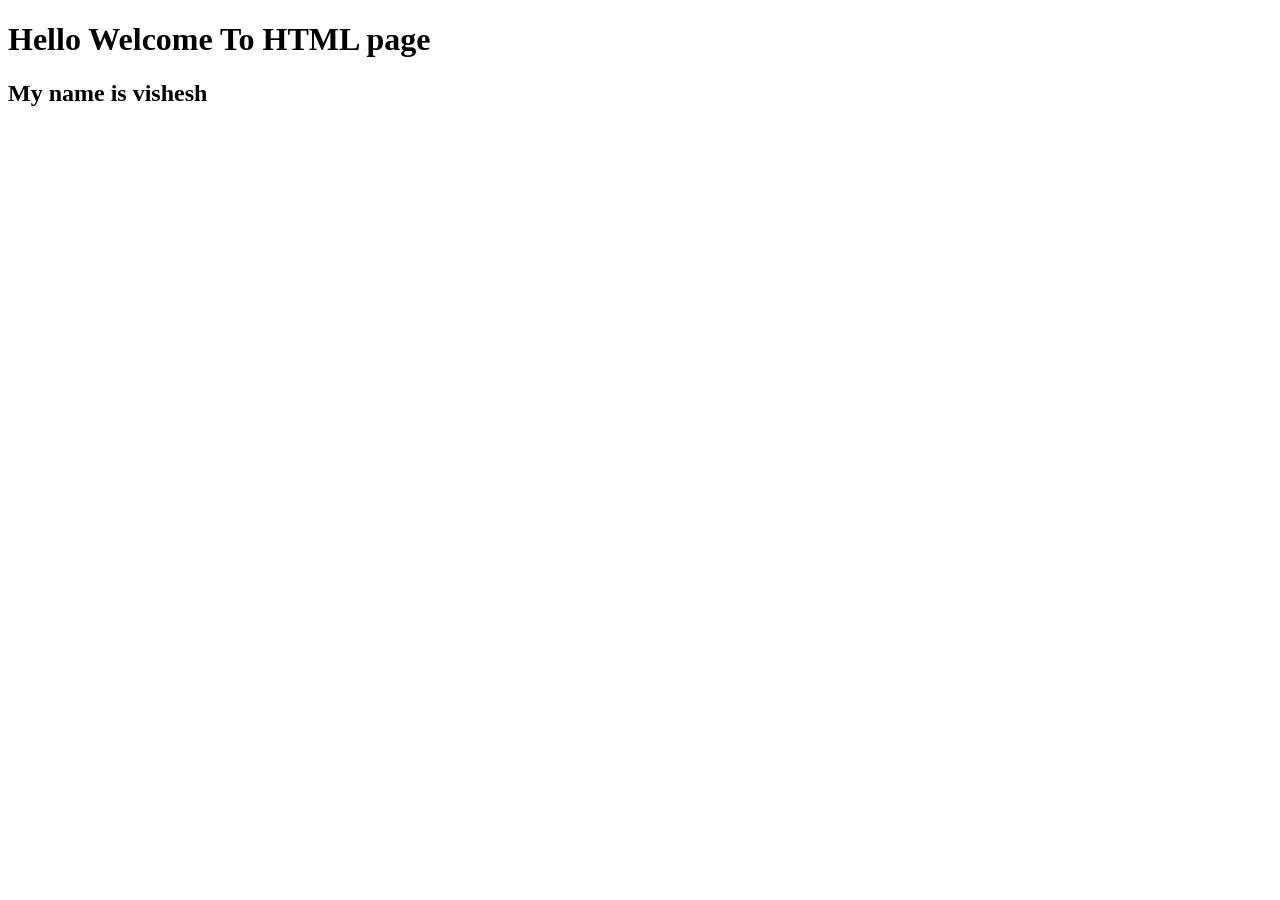
<file: index.html>
<!DOCTYPE html>
<html lang="en">
<head>
    <meta charset="UTF-8">
    <meta name="viewport" content="width=device-width, initial-scale=1.0">
    <title>Document</title>
</head>
<body>
    <h1>Hello Welcome To HTML page</h1>
    <h2>My name is vishesh</h2>
</body>
</html>
</file>
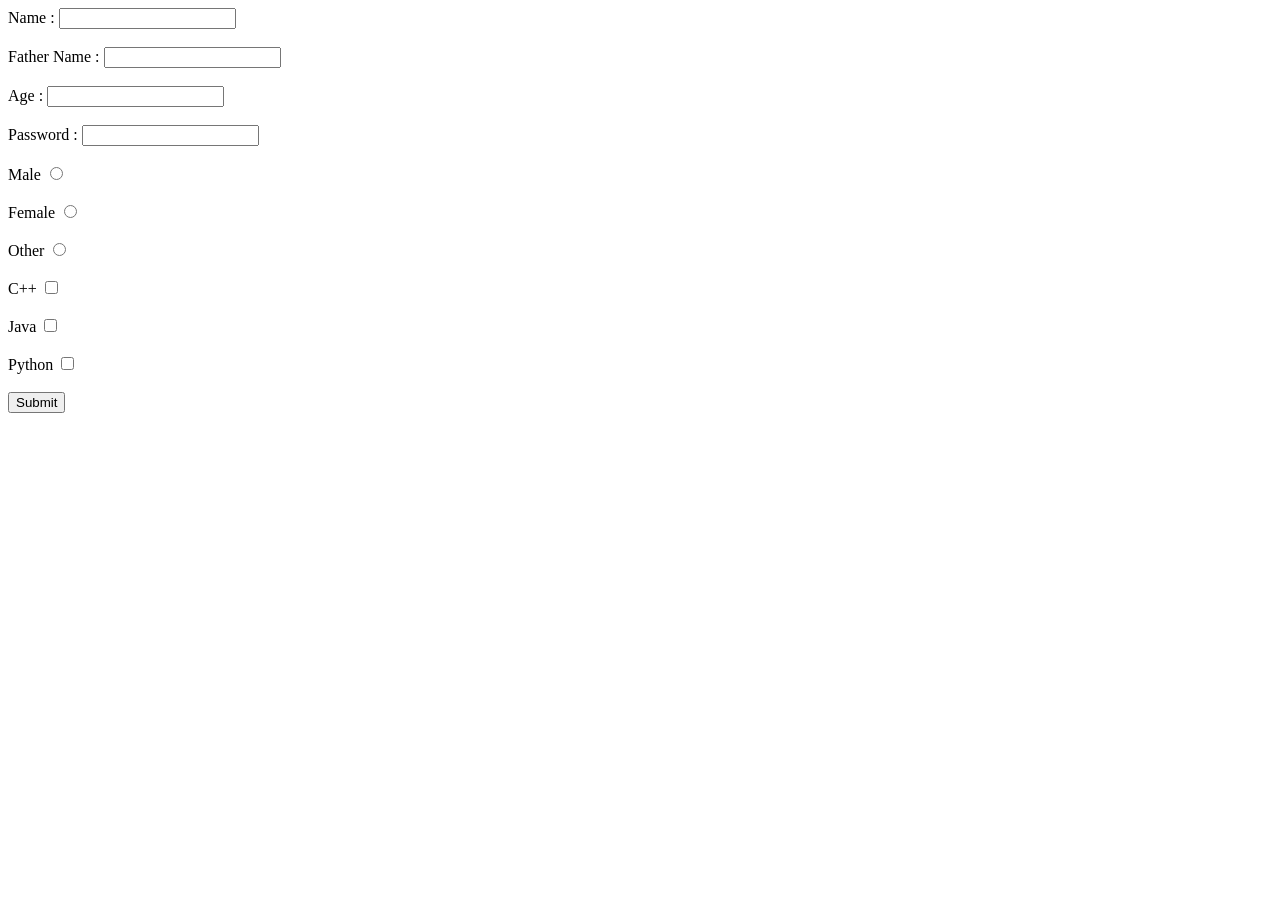
<file: forms_tags/index1.html>
<!DOCTYPE html>
<html lang="en">
<head>
    <meta charset="UTF-8">
    <meta name="viewport" content="width=device-width, initial-scale=1.0">
    <title>Document</title>
</head>
<body>
    <form>
        <label for="name">Name :</label>
        <input type="text" name="userName" id="name"/>

        <br><br>

        <label for="fname">Father Name :</label>
        <input type="text" name="userFname" id="fname"/>

        <br><br>

        <label for="age">Age :</label>
        <input type="number" name="userAge" id="age"/>

        <br><br>

        <label for="pass">Password :</label>
        <input type="password" name="userPassword" id="pass"/>

        <br><br>

        <label for="male">Male</label>
        <input type="radio" name="gender" id="male" value="male"/>

        <br><br>

        <label for="female">Female</label>
        <input type="radio" name="gender" id="female" value="female" />
        
        <br><br>

        <label for="other">Other</label>
        <input type="radio" name="gender" id="other" value="other" />
        
        <br><br>

        <label for="c++">C++</label>
        <input type="checkbox" name="language" id="c++" value="c++"/>

        <br><br>

        <label for="java">Java</label>
        <input type="checkbox" name="language" id="java" value="java" />
        
        <br><br>

        <label for="python">Python</label>
        <input type="checkbox" name="language" id="python" value="python" />
        
        <br><br>

        <input type="submit"/>
    </form>
</body>
</html>
</file>
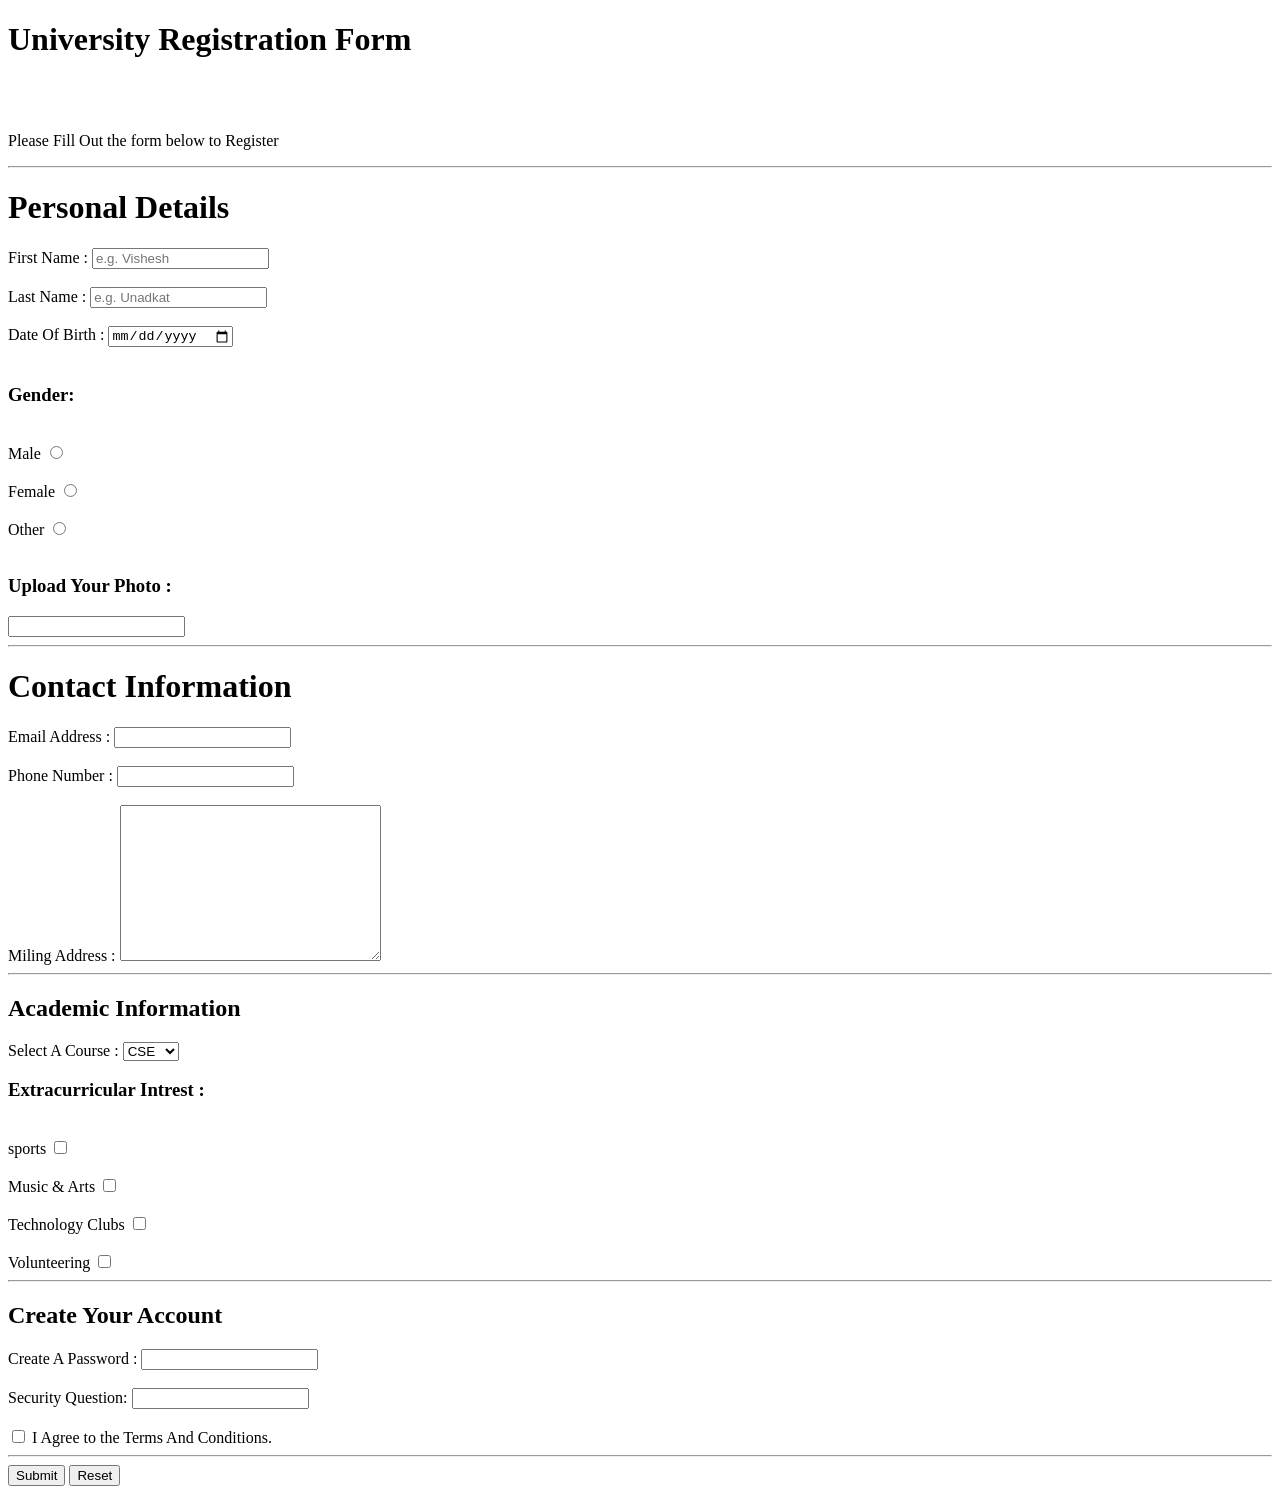
<file: forms_tags/task.html>
<!DOCTYPE html>
<html lang="en">
<head>
    <meta charset="UTF-8">
    <meta name="viewport" content="width=device-width, initial-scale=1.0">
    <title>HTML Form Task</title>
</head>
<body>
    <form>
    <h1>University Registration Form</h1>
    <br><br>
    <p>Please Fill Out the form below to Register</p>

    <hr/>

    <h1>Personal Details</h1>

    <label for="fname">First Name :</label>
    <input type="text" name="fname" id="fname" placeholder="e.g. Vishesh"/>
    <br><br>

    <label for="lname">Last Name :</label>
    <input type="text" name="lname" id="lname" placeholder="e.g. Unadkat" />
    <br><br>

    <label for="dob">Date Of Birth :</label>
    <input type="date" name="dob" id="dob"/>
    <br><br>

    <h3>Gender:</h3>
    <br>
    <label for="male">Male</label>
    <input type="radio" name="gender" id="male" value="male"/>
    <br><br>

    <label for="female">Female</label>
    <input type="radio" name="gender" id="female" value="female" />
    <br><br>

    <label for="other">Other</label>
    <input type="radio" name="gender" id="other" value="other" />
    <br><br>

    <h3>Upload Your Photo :</h3>
    <input tpye="text" name="file"/>

    <hr/>

    <h1>Contact Information</h1>

    <label for="email">Email Address :</label>
    <input type="email" name="email" id="email"/>
    <br><br>

    <label for="phone">Phone Number :</label>
    <input type="tel" name="phone" id="phone"/>
    
    <br><br>

    <label for="address">Miling Address :</label>
    <textarea name="address" id="address" rows="10" cols="30">
    </textarea>
    <hr/>

    <h2>Academic Information</h2>

    <label for="course">Select A Course :</label>
    <select name="course" id="course">
        <option value="CSE">CSE</option>
        <option value="ME">ME</option>
        <option value="CIVIL">CIVIL</option>
    </select>

    <br>

    <h3>Extracurricular Intrest :</h3>

    <br>

    <label for="sports">sports</label>
    <input type="checkbox" name="intrest" id="sports" value="sports"/>

    <br><br>
    
    <label for="music">Music & Arts</label>
    <input type="checkbox" name="intrest" id="music" value="music" />
    
    <br><br>

    <label for="tech">Technology Clubs</label>
    <input type="checkbox" name="intrest" id="tech" value="tech" />
    
    <br><br>

    <label for="volunter">Volunteering</label>
    <input type="checkbox" name="intrest" id="volunter" value="volunter" />
    
    <hr/>

    <h2>Create Your Account</h2>

    <label for="pass">Create A Password :</label>
    <input type="password" name="password" id="password" required/>

    <br><br>

    <label for="secure">Security Question: </label>
    <input type="text" name="secure" id="secure"/>

    <br><br>

    <input type="checkbox" required/>
    <label>I Agree to the Terms And Conditions.</label>

    <hr/>

    <button type="submit">Submit</button>

    <button type="reset">Reset</button>


    </form>
    

    
</body>
</html>
</file>
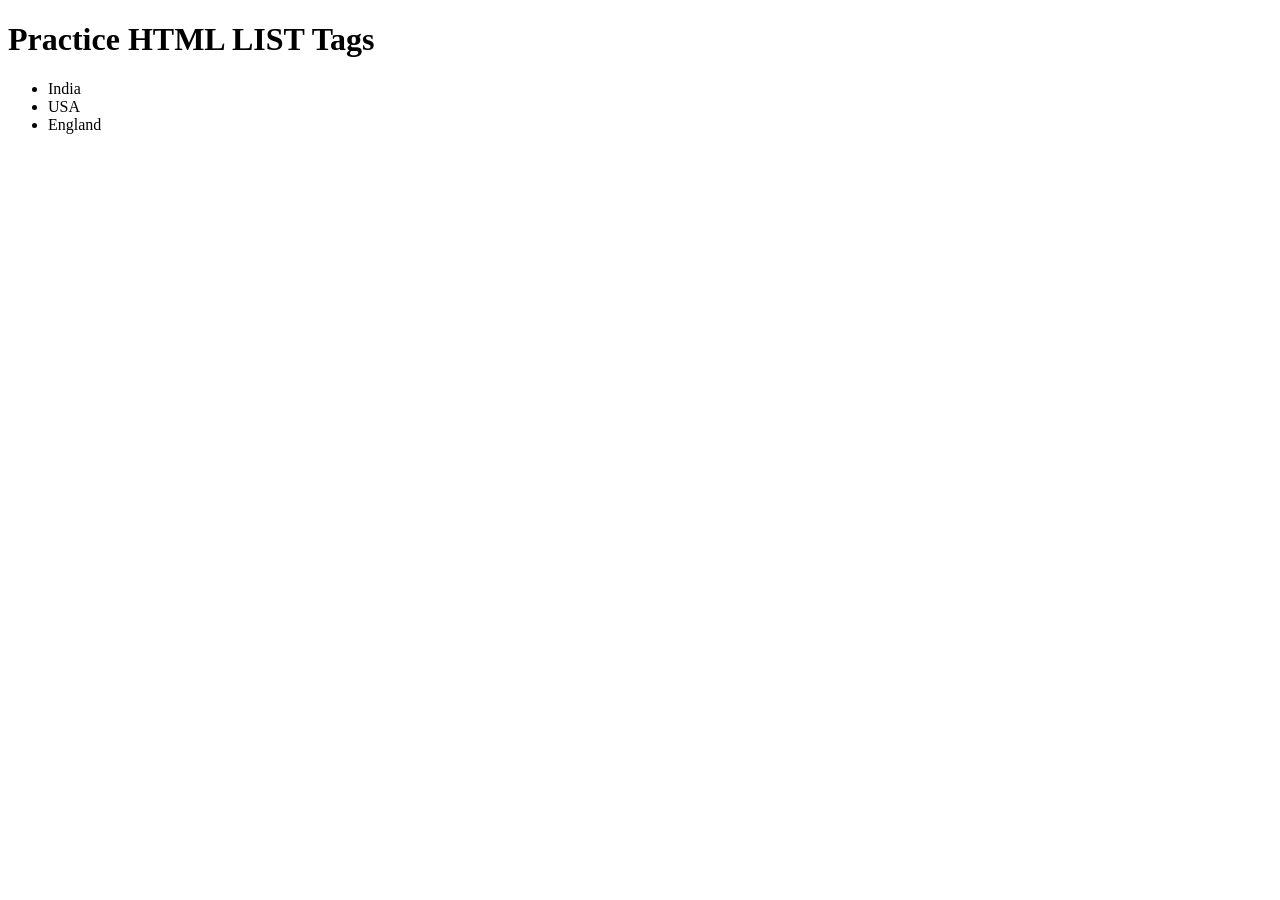
<file: List_tags/index1.html>
<!DOCTYPE html>
<html lang="en">
<head>
    <meta charset="UTF-8">
    <meta name="viewport" content="width=device-width, initial-scale=1.0">
    <title>List Tag Practice</title>
</head>
<body>
    <h1>
        Practice HTML LIST Tags
    </h1>

    <ul>
        <li>India</li>
        <li>USA</li>
        <li>England</li>
    </ul>
</body>
</html>
</file>
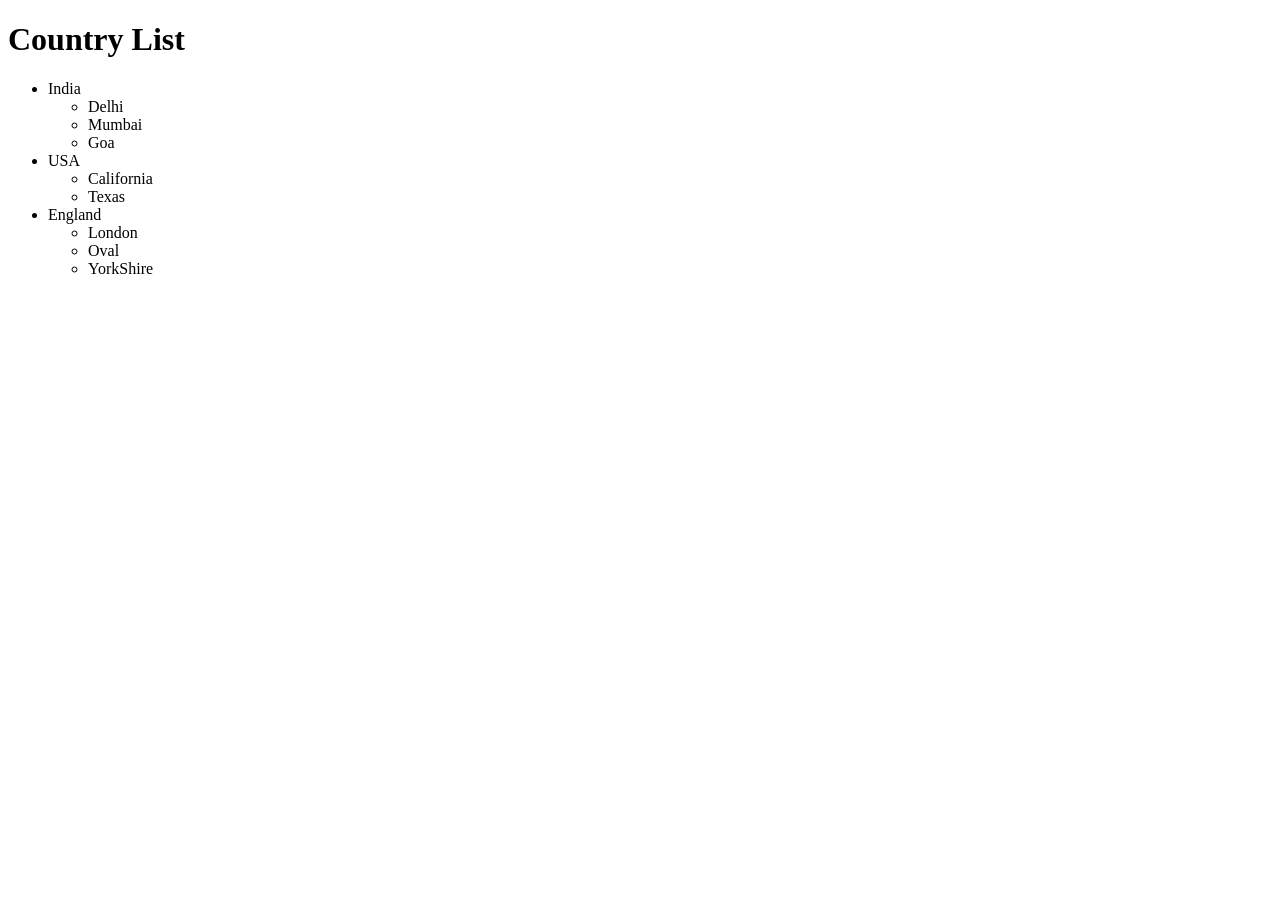
<file: List_tags/index2.html>
<!DOCTYPE html>
<html lang="en">
<head>
    <meta charset="UTF-8">
    <meta name="viewport" content="width=device-width, initial-scale=1.0">
    <title>Document</title>
</head>
<body>
    <h1>Country List</h1>
    <ul>
        <li>India</li>
            <ul>
                <li>Delhi</li>
                <li>Mumbai</li>
                <li>Goa</li>
            </ul>
        <li>USA</li>
            <ul>
                <li>California</li>
                <li>Texas</li>
            </ul>
        <li>England</li>
            <ul>
                <li>London</li>
                <li>Oval</li>
                <li>YorkShire</li>
            </ul>
    </ul>
</body>
</html>
</file>
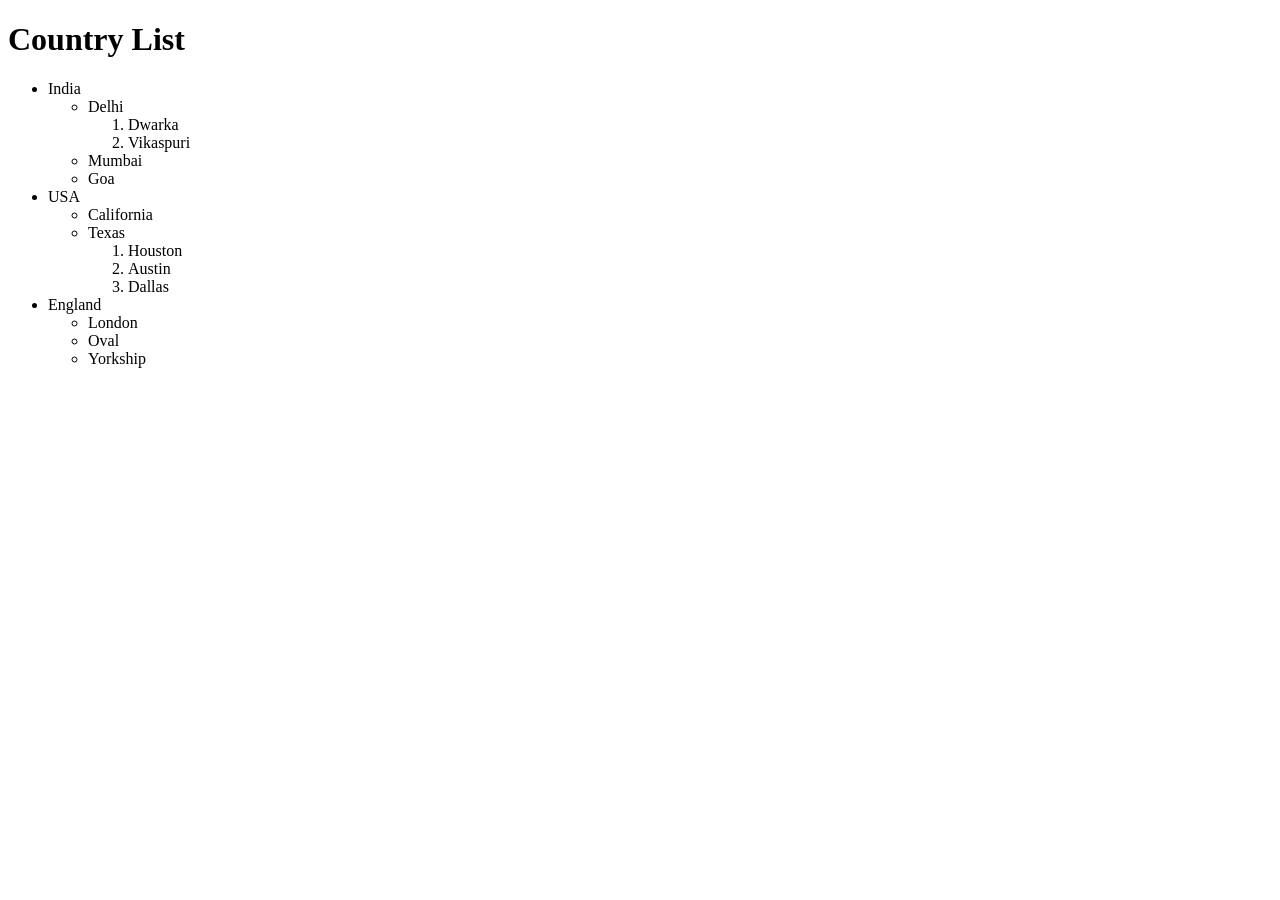
<file: List_tags/index3.html>
<!DOCTYPE html>
<html lang="en">
<head>
    <meta charset="UTF-8">
    <meta name="viewport" content="width=device-width, initial-scale=1.0">
    <title>Document</title>
</head>
<body>
    <h1>
        Country List
    </h1>

    <ul>
        <li>India</li>
            <ul>
                <li>Delhi</li>
                    <ol>
                        <li>Dwarka</li>
                        <li>Vikaspuri</li>
                    </ol>
                <li>Mumbai</li>
                <li>Goa</li>
            </ul>
        <li>USA</li>
            <ul>
                <li>California</li>
                <li>Texas</li>
                    <ol>
                        <li>Houston</li>
                        <li>Austin</li>
                        <li>Dallas</li>
                    </ol>
            </ul>
        <li>England</li>
            <ul>
                <li>London</li>
                <li>Oval</li>
                <li>Yorkship</li>
            </ul>
    </ul>
</body>
</html>
</file>
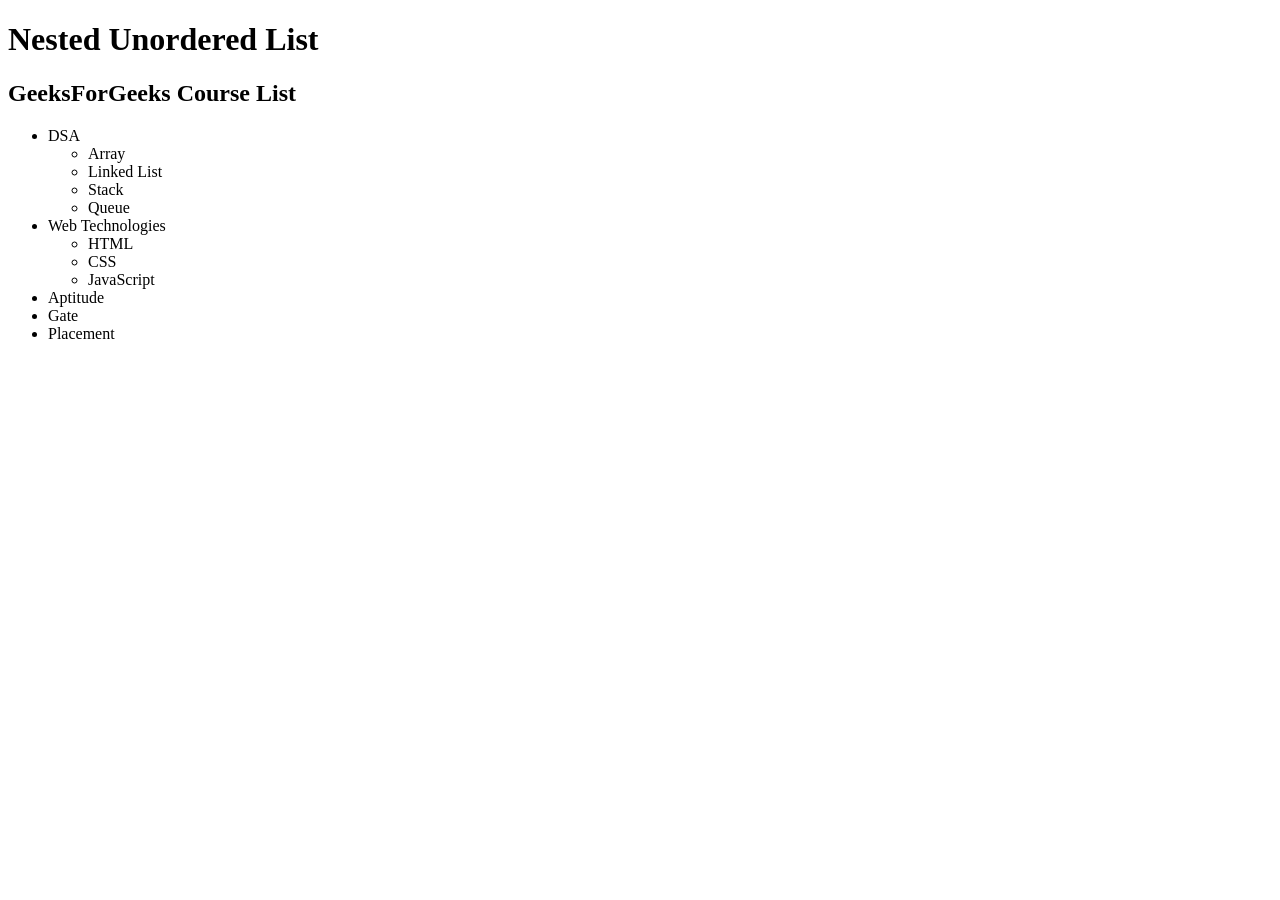
<file: List_tags/index4.html>
<!DOCTYPE html>
<html lang="en">
<head>
    <meta charset="UTF-8">
    <meta name="viewport" content="width=device-width, initial-scale=1.0">
    <title>Document</title>
</head>
<body>
    <h1>
        Nested Unordered List
    </h1>

    <h2>GeeksForGeeks Course List</h2>

    <ul>
        <li>DSA</li>
            <ul>
                <li>Array</li>
                <li>Linked List</li>
                <li>Stack</li>
                <li>Queue</li>
            </ul>
        <li>Web Technologies</li>
            <ul>
                <li>HTML</li>
                <li>CSS</li>
                <li>JavaScript</li>
            </ul>
        <li>Aptitude</li>
        <li>Gate</li>
        <li>Placement</li>
    </ul>
</body>
</html>
</file>
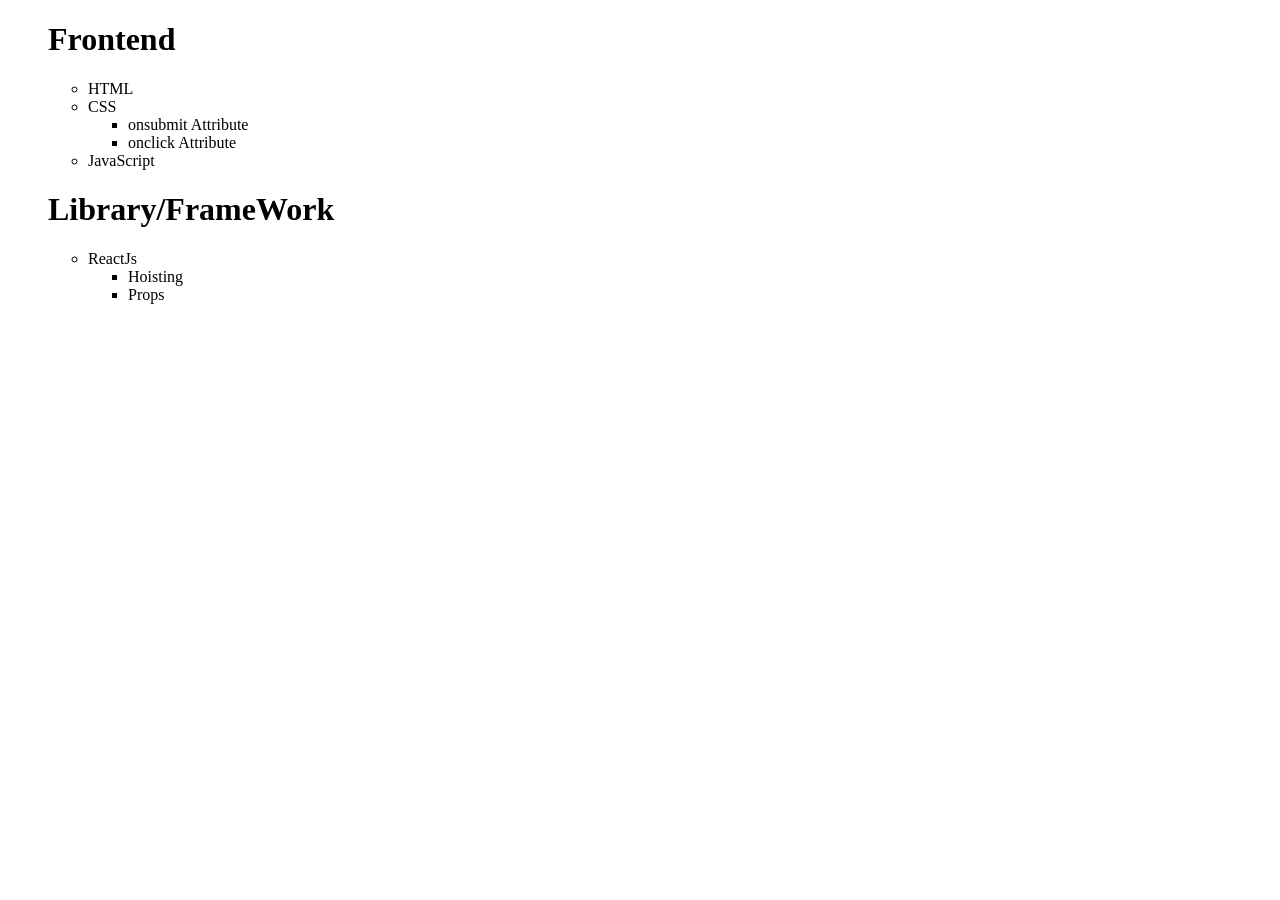
<file: List_tags/index5.html>
<!DOCTYPE html>
<html lang="en">
<head>
    <meta charset="UTF-8">
    <meta name="viewport" content="width=device-width, initial-scale=1.0">
    <title>Document</title>
</head>
<body>
    <ul>
    <h1>Frontend</h1>
    <ul>
        <li>HTML</li>
        <li>CSS</li>
            <ul>
                <li>onsubmit Attribute</li>
                <li>onclick Attribute</li>
            </ul>
        <li>JavaScript</li>
    </ul>

    <h1>
        Library/FrameWork
    </h1>
      <ul>
        <li>ReactJs</li>
            <ul>
                <li>Hoisting</li>
                <li>Props</li>
            </ul>
      </ul>
    </ul>
</body>
</html>
</file>
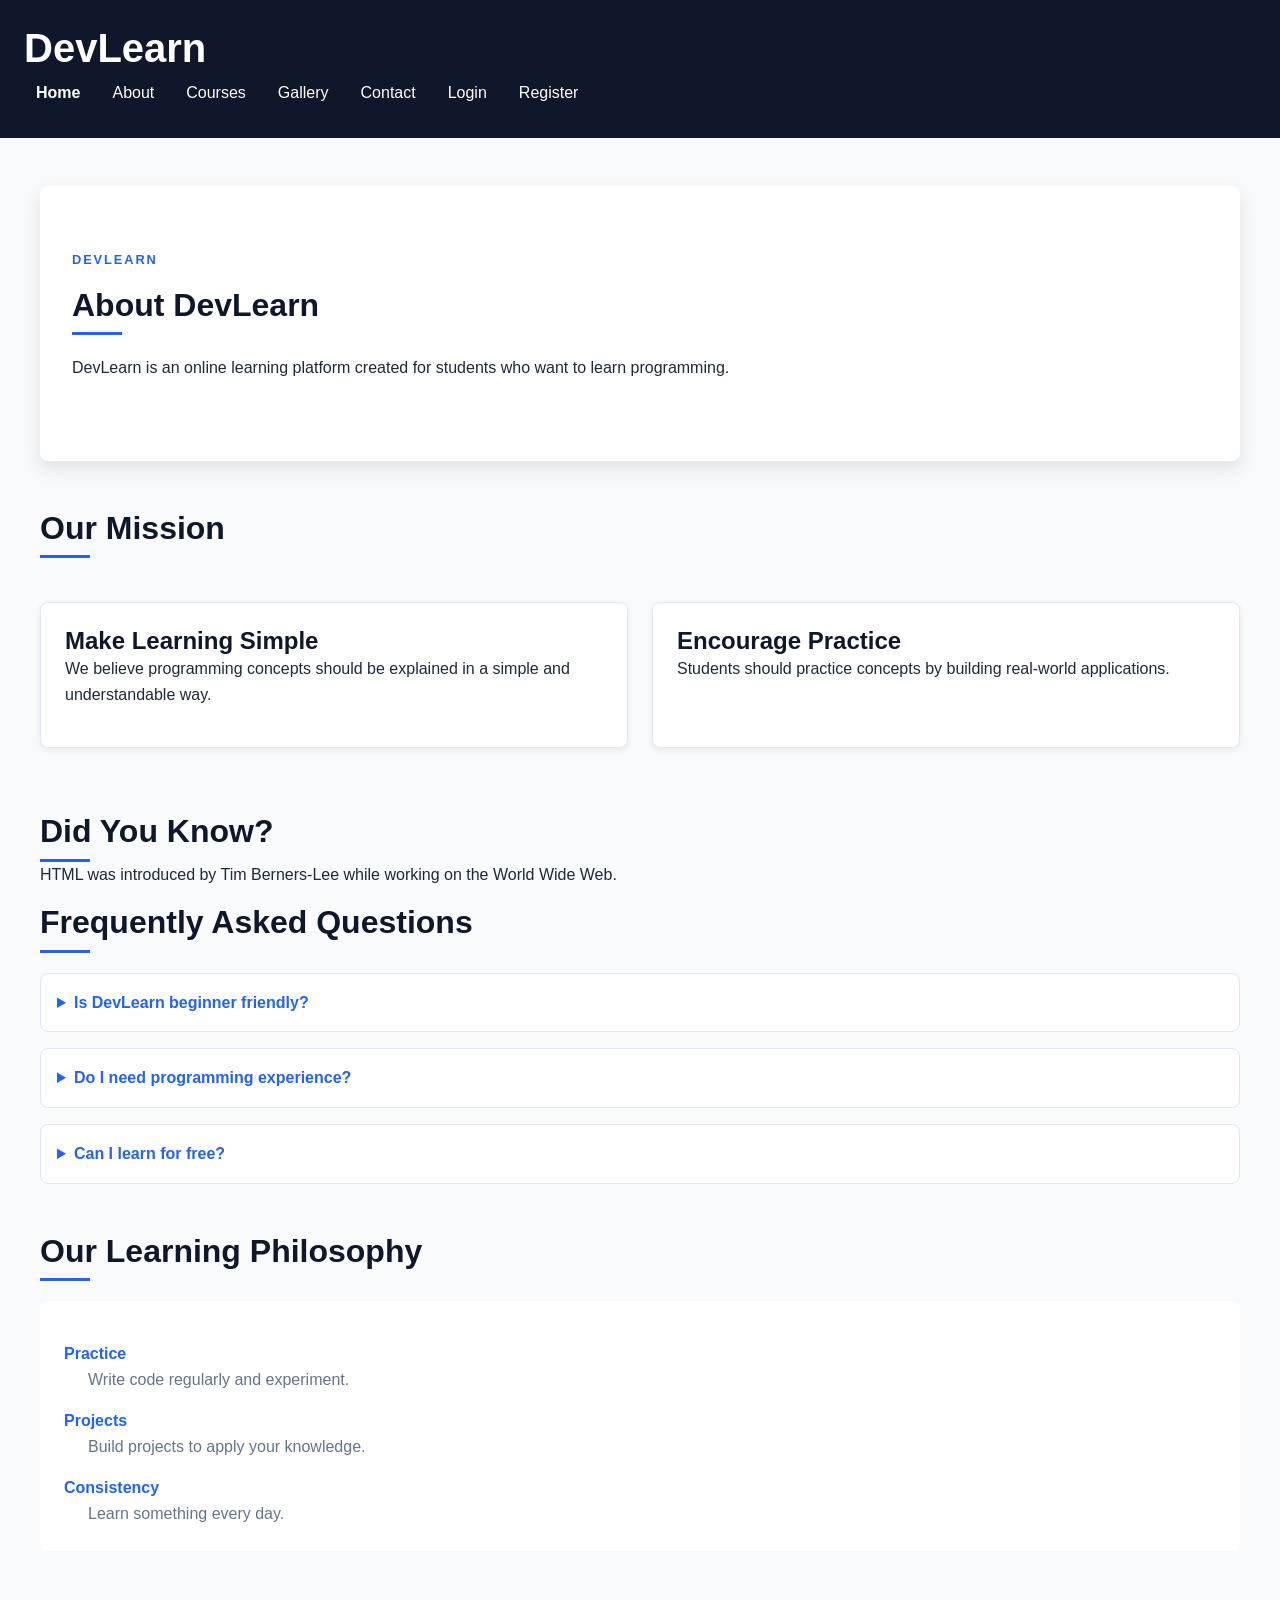
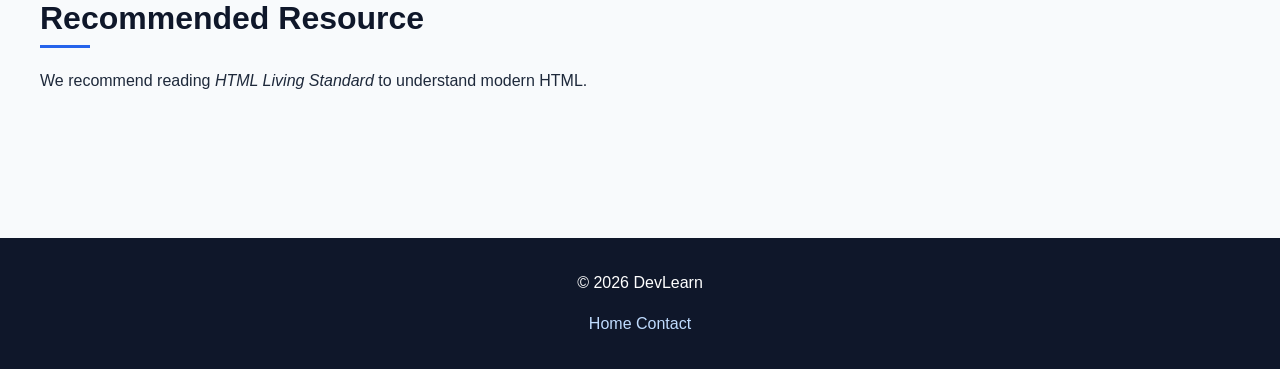
<file: main-project/about.html>
<!DOCTYPE html>
<html lang="en">

<head>

    <meta charset="UTF-8">

    <meta name="viewport"
          content="width=device-width, initial-scale=1.0">

    <meta name="description"
          content="Learn more about DevLearn and our mission to make programming education accessible.">

    <title>About DevLearn</title>
     <link rel="stylesheet" href="style.css">
</head>

<body>

<header>

    <h1>DevLearn</h1>

    <nav aria-label="Main Navigation">

        <a href="index.html">Home</a>
        <a href="about.html">About</a>
        <a href="courses.html">Courses</a>
        <a href="gallery.html">Gallery</a>
        <a href="contact.html">Contact</a>
        <a href="login.html">Login</a>
        <a href="register.html">Register</a>

    </nav>

</header>


<main>

    <section>

        <h2>About DevLearn</h2>

        <p>
            DevLearn is an online learning platform created
            for students who want to learn programming.
        </p>

    </section>


    <section>

        <h2>Our Mission</h2>

        <article>

            <h3>Make Learning Simple</h3>

            <p>
                We believe programming concepts should be
                explained in a simple and understandable way.
            </p>

        </article>

        <article>

            <h3>Encourage Practice</h3>

            <p>
                Students should practice concepts by building
                real-world applications.
            </p>

        </article>

    </section>


    <aside>

        <h2>Did You Know?</h2>

        <p>
            HTML was introduced by Tim Berners-Lee
            while working on the World Wide Web.
        </p>

    </aside>


    <section>

        <h2>Frequently Asked Questions</h2>

        <details>

            <summary>Is DevLearn beginner friendly?</summary>

            <p>
                Yes. Our learning content starts from the basics.
            </p>

        </details>


        <details>

            <summary>Do I need programming experience?</summary>

            <p>
                No. Beginners can start from the first lesson.
            </p>

        </details>


        <details>

            <summary>Can I learn for free?</summary>

            <p>
                Yes. Several introductory resources are available.
            </p>

        </details>

    </section>


    <section>

        <h2>Our Learning Philosophy</h2>

        <dl>

            <dt>Practice</dt>

            <dd>
                Write code regularly and experiment.
            </dd>

            <dt>Projects</dt>

            <dd>
                Build projects to apply your knowledge.
            </dd>

            <dt>Consistency</dt>

            <dd>
                Learn something every day.
            </dd>

        </dl>

    </section>


    <section>

        <h2>Recommended Resource</h2>

        <p>
            We recommend reading
            <cite>HTML Living Standard</cite>
            to understand modern HTML.
        </p>

    </section>

</main>


<footer>

    <!-- <hr> -->

    <p>&copy; 2026 DevLearn</p>

    <a href="index.html">Home</a>
    <a href="contact.html">Contact</a>

</footer>

</body>
</html>
</file>
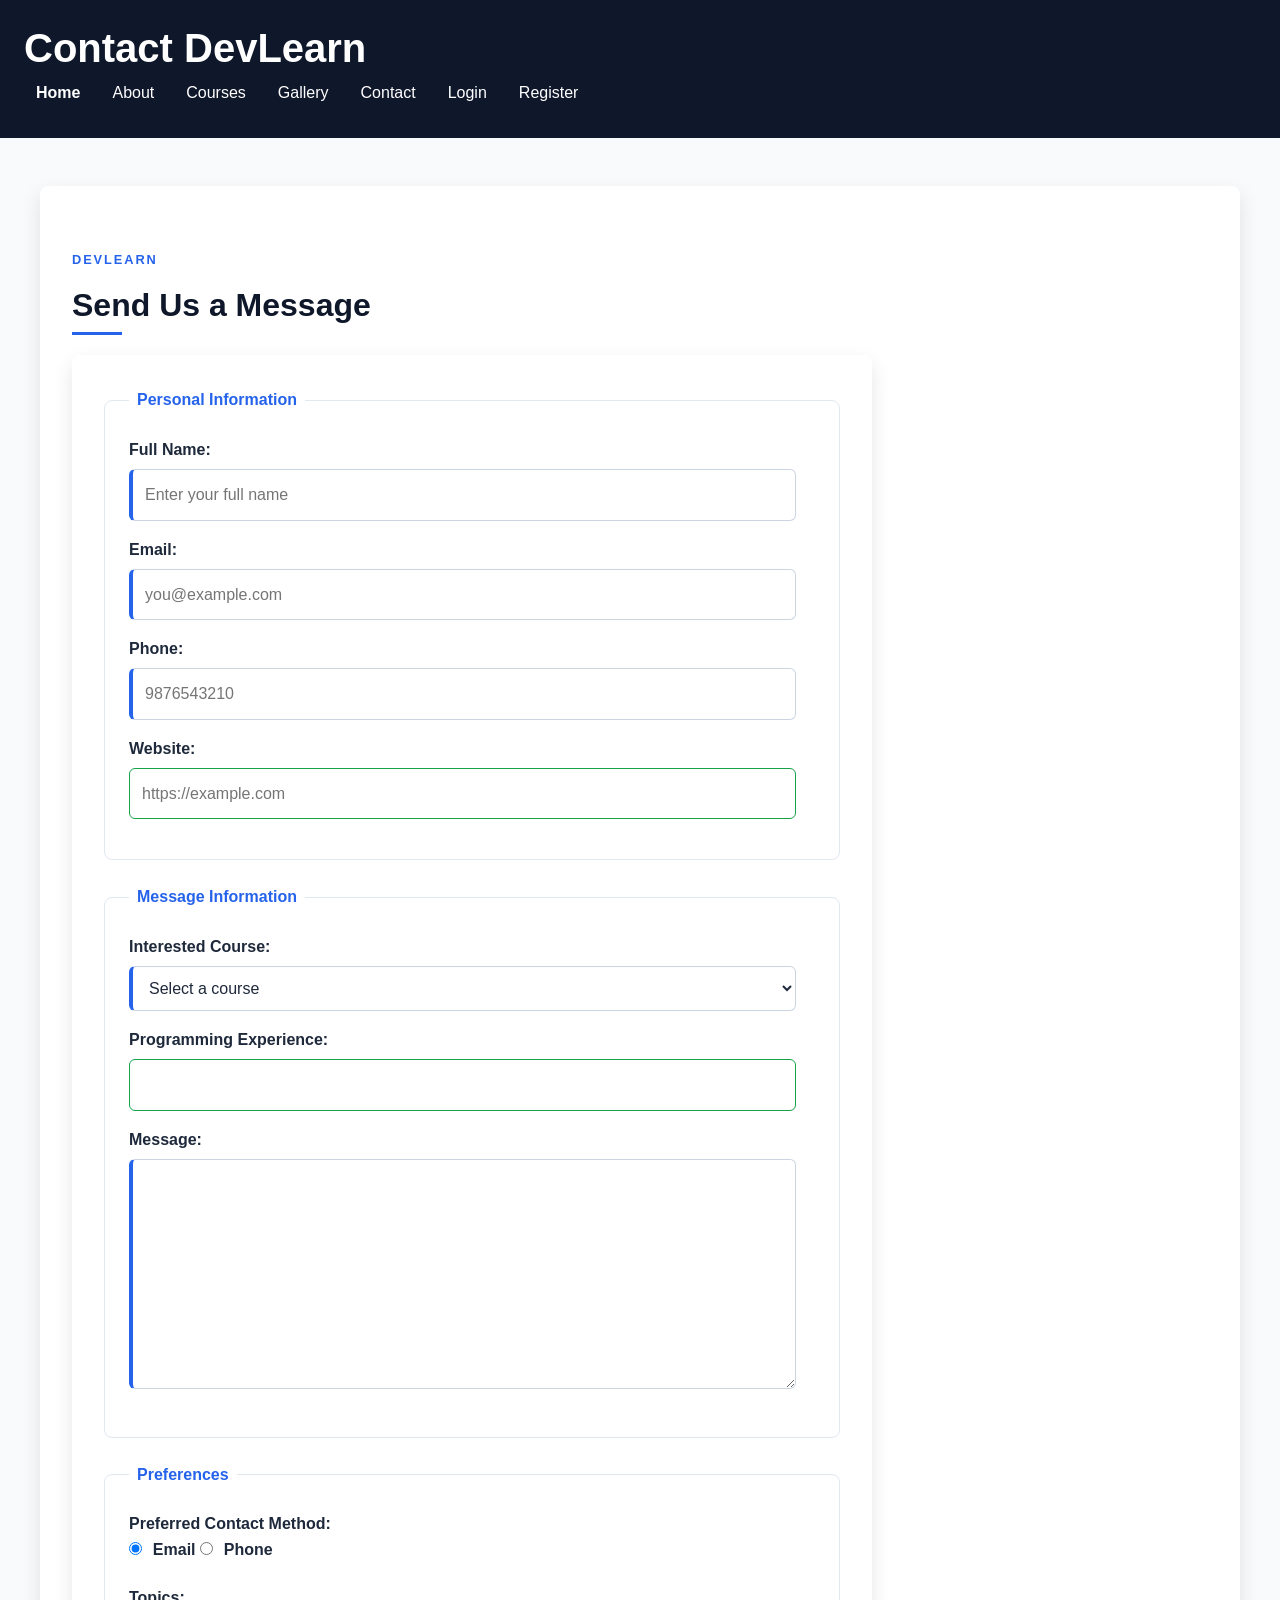
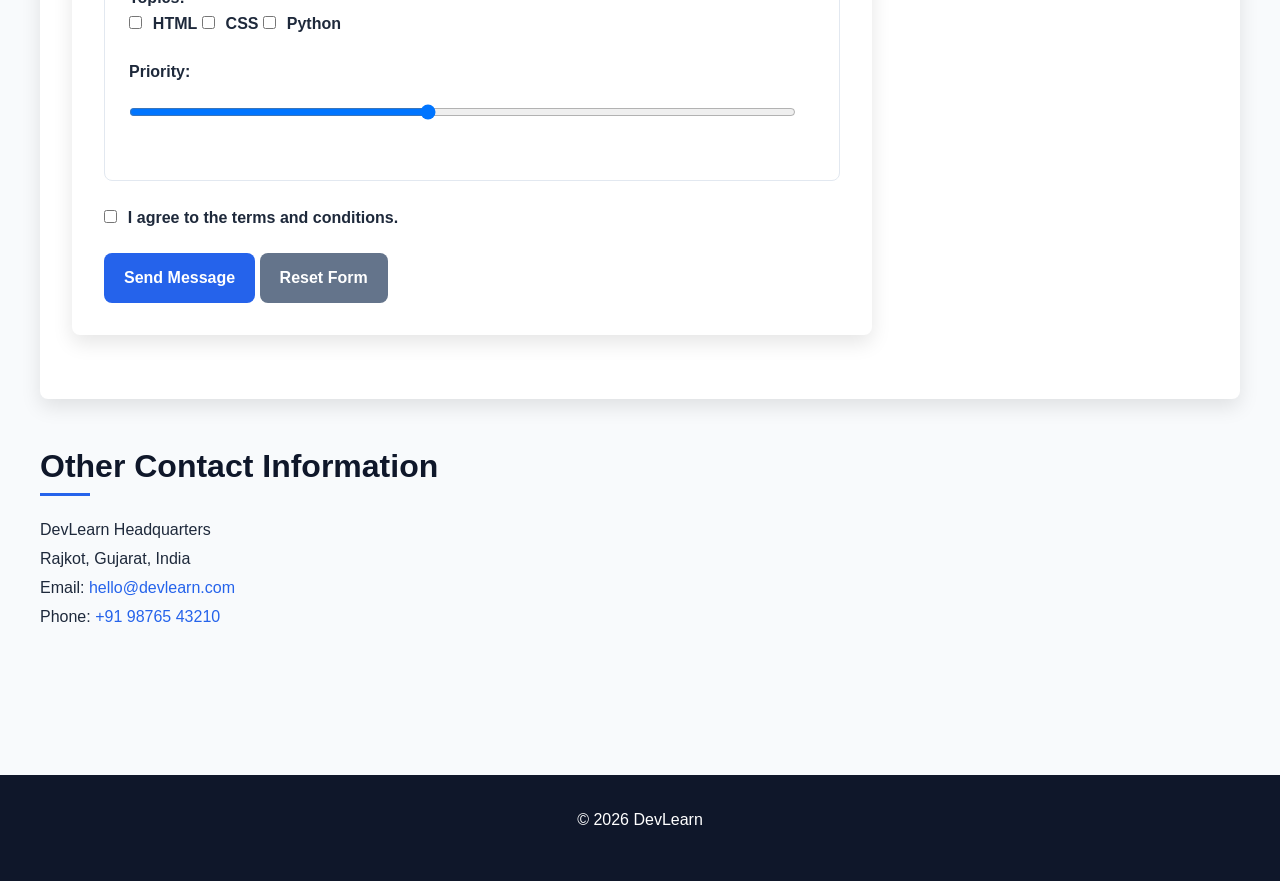
<file: main-project/contact.html>
<!DOCTYPE html>
<html lang="en">

<head>

    <meta charset="UTF-8">

    <meta name="viewport"
          content="width=device-width, initial-scale=1.0">

    <meta name="description"
          content="Contact DevLearn for questions, feedback and support.">

    <title>Contact DevLearn</title>
     <link rel="stylesheet" href="style.css">
</head>

<body>

<header>

    <h1>Contact DevLearn</h1>

    <nav>

        <a href="index.html">Home</a>
        <a href="about.html">About</a>
        <a href="courses.html">Courses</a>
        <a href="gallery.html">Gallery</a>
        <a href="contact.html">Contact</a>
        <a href="login.html">Login</a>
        <a href="register.html">Register</a>

    </nav>

</header>


<main>

    <section>

        <h2>Send Us a Message</h2>

        <form action="#" method="post">

            <fieldset>

                <legend>Personal Information</legend>


                <p>

                    <label for="fullname">
                        Full Name:
                    </label>

                    <input
                        type="text"
                        id="fullname"
                        name="fullname"
                        placeholder="Enter your full name"
                        minlength="3"
                        maxlength="50"
                        autocomplete="name"
                        required>

                </p>


                <p>

                    <label for="email">
                        Email:
                    </label>

                    <input
                        type="email"
                        id="email"
                        name="email"
                        placeholder="you@example.com"
                        autocomplete="email"
                        required>

                </p>


                <p>

                    <label for="phone">
                        Phone:
                    </label>

                    <input
                        type="tel"
                        id="phone"
                        name="phone"
                        placeholder="9876543210"
                        pattern="[0-9]{10}"
                        autocomplete="tel"
                        required>

                </p>


                <p>

                    <label for="website">
                        Website:
                    </label>

                    <input
                        type="url"
                        id="website"
                        name="website"
                        placeholder="https://example.com">

                </p>

            </fieldset>


            <fieldset>

                <legend>Message Information</legend>


                <p>

                    <label for="course">
                        Interested Course:
                    </label>

                    <select id="course" name="course" required>

                        <option value="">
                            Select a course
                        </option>

                        <optgroup label="Web Development">

                            <option value="html">HTML</option>
                            <option value="css">CSS</option>
                            <option value="javascript">
                                JavaScript
                            </option>

                        </optgroup>

                        <optgroup label="Programming">

                            <option value="python">Python</option>
                            <option value="java">Java</option>

                        </optgroup>

                    </select>

                </p>


                <p>

                    <label for="experience">
                        Programming Experience:
                    </label>

                    <input
                        list="experience-levels"
                        id="experience"
                        name="experience">

                    <datalist id="experience-levels">

                        <option value="Beginner">
                        <option value="Intermediate">
                        <option value="Advanced">

                    </datalist>

                </p>


                <p>

                    <label for="message">
                        Message:
                    </label>

                    <br>

                    <textarea
                        id="message"
                        name="message"
                        rows="8"
                        cols="50"
                        minlength="10"
                        maxlength="500"
                        placeholder="Write your message..."
                        required>
                    </textarea>

                </p>

            </fieldset>


            <fieldset>

                <legend>Preferences</legend>


                <p>

                    <strong>Preferred Contact Method:</strong>

                    <br>

                    <input
                        type="radio"
                        id="contact-email"
                        name="contact-method"
                        value="email"
                        checked>

                    <label for="contact-email">
                        Email
                    </label>


                    <input
                        type="radio"
                        id="contact-phone"
                        name="contact-method"
                        value="phone">

                    <label for="contact-phone">
                        Phone
                    </label>

                </p>


                <p>

                    <strong>Topics:</strong>

                    <br>

                    <input
                        type="checkbox"
                        id="html-topic"
                        name="topics"
                        value="html">

                    <label for="html-topic">
                        HTML
                    </label>


                    <input
                        type="checkbox"
                        id="css-topic"
                        name="topics"
                        value="css">

                    <label for="css-topic">
                        CSS
                    </label>


                    <input
                        type="checkbox"
                        id="python-topic"
                        name="topics"
                        value="python">

                    <label for="python-topic">
                        Python
                    </label>

                </p>


                <p>

                    <label for="priority">
                        Priority:
                    </label>

                    <input
                        type="range"
                        id="priority"
                        name="priority"
                        min="1"
                        max="10"
                        value="5">

                </p>

            </fieldset>


            <p>

                <input
                    type="checkbox"
                    id="terms"
                    name="terms"
                    required>

                <label for="terms">
                    I agree to the terms and conditions.
                </label>

            </p>


            <button type="submit">
                Send Message
            </button>

            <button type="reset">
                Reset Form
            </button>

        </form>

    </section>


    <section>

        <h2>Other Contact Information</h2>

        <address>

            DevLearn Headquarters<br>
            Rajkot, Gujarat, India<br>

            Email:
            <a href="mailto:hello@devlearn.com">
                hello@devlearn.com
            </a>

            <br>

            Phone:
            <a href="tel:+919876543210">
                +91 98765 43210
            </a>

        </address>

    </section>

</main>


<footer>

    <!-- <hr> -->

    <p>&copy; 2026 DevLearn</p>

</footer>

</body>
</html>
</file>
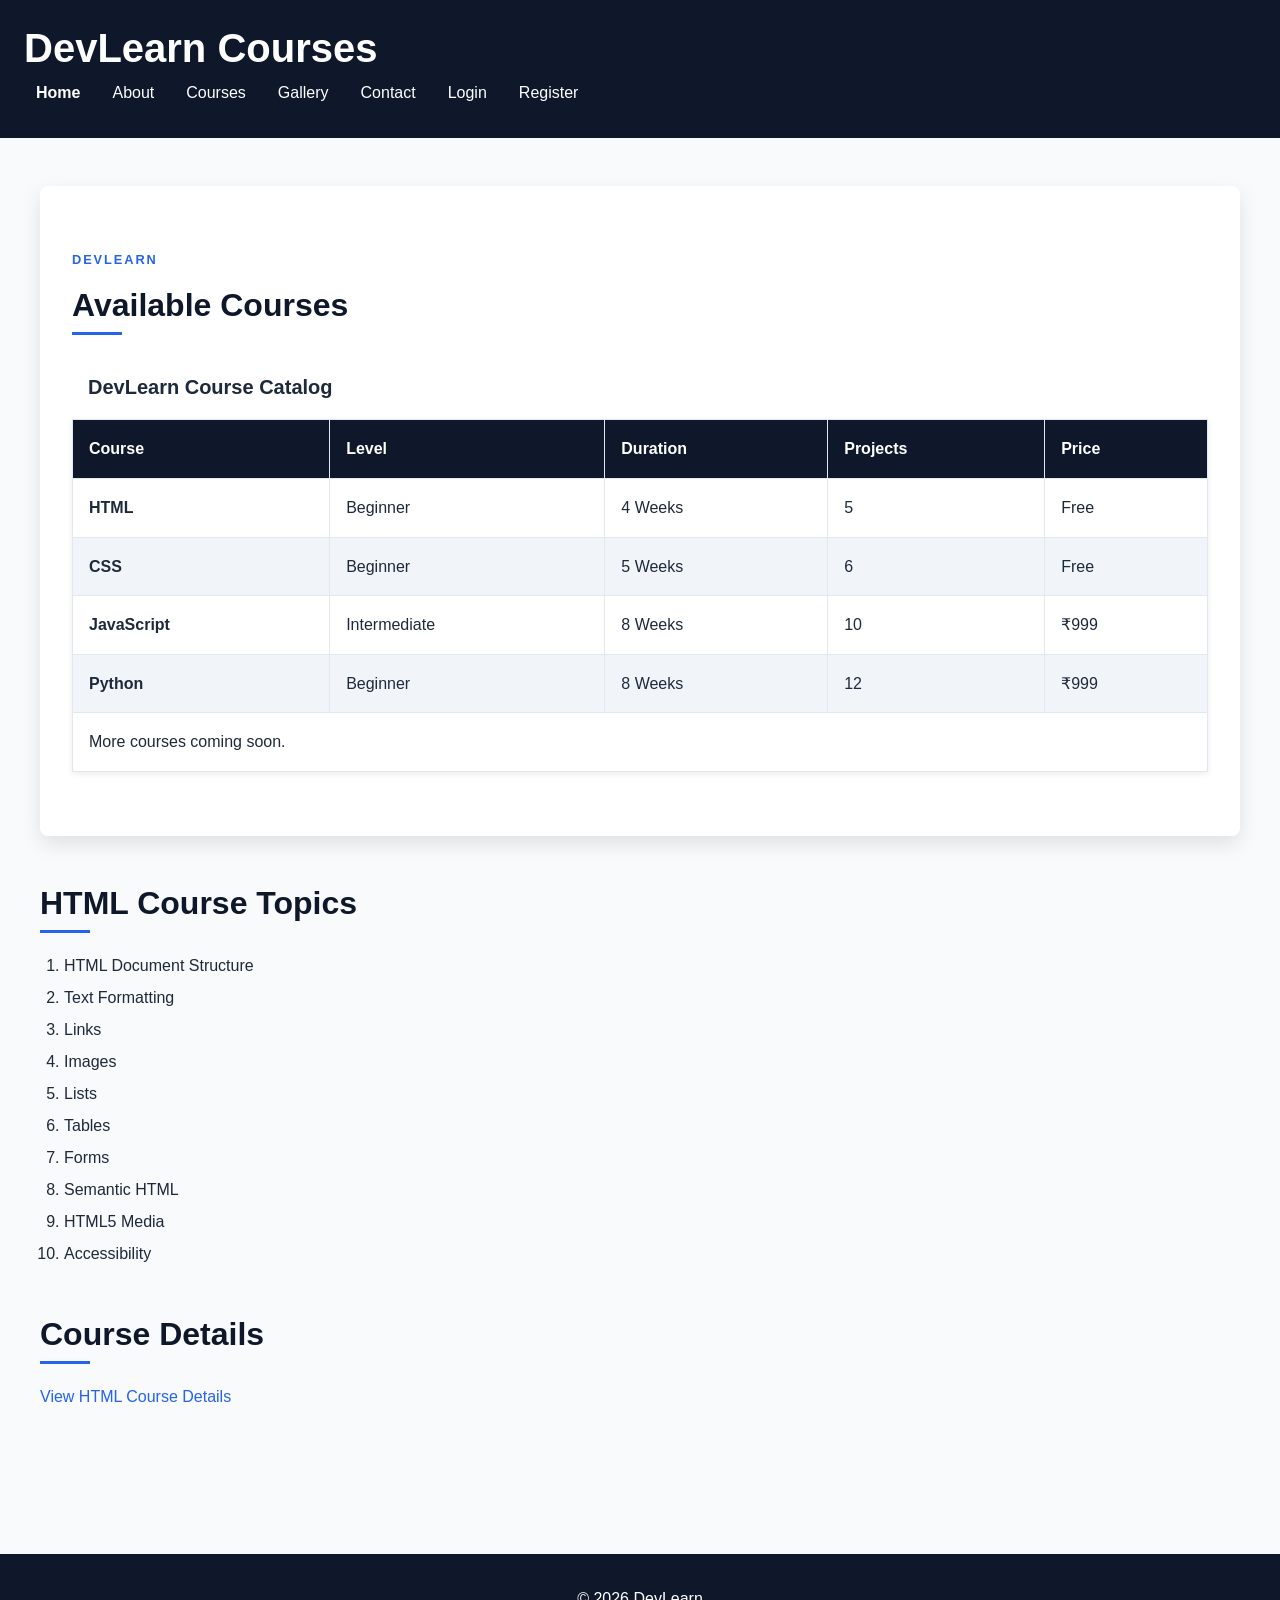
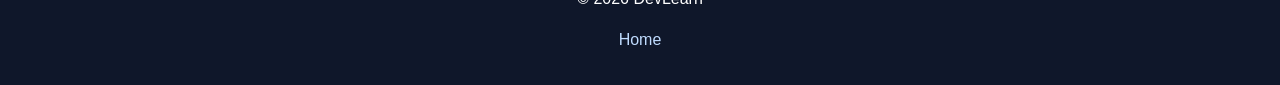
<file: main-project/courses.html>
<!DOCTYPE html>
<html lang="en">

<head>

    <meta charset="UTF-8">

    <meta name="viewport"
          content="width=device-width, initial-scale=1.0">

    <meta name="description"
          content="Explore DevLearn programming and web development courses.">

    <title>DevLearn Courses</title>
    <link rel="stylesheet" href="style.css">
</head>

<body>

<header>

    <h1>DevLearn Courses</h1>

    <nav>

        <a href="index.html">Home</a>
        <a href="about.html">About</a>
        <a href="courses.html">Courses</a>
        <a href="gallery.html">Gallery</a>
        <a href="contact.html">Contact</a>
        <a href="login.html">Login</a>
        <a href="register.html">Register</a>

    </nav>

</header>


<main>

    <section>

        <h2>Available Courses</h2>

        <table border="1px solid black">

            <caption>
                DevLearn Course Catalog
            </caption>

            <thead>

                <tr>

                    <th scope="col">Course</th>
                    <th scope="col">Level</th>
                    <th scope="col">Duration</th>
                    <th scope="col">Projects</th>
                    <th scope="col">Price</th>

                </tr>

            </thead>


            <tbody>

                <tr>

                    <th scope="row">HTML</th>
                    <td>Beginner</td>
                    <td>4 Weeks</td>
                    <td>5</td>
                    <td>Free</td>

                </tr>


                <tr>

                    <th scope="row">CSS</th>
                    <td>Beginner</td>
                    <td>5 Weeks</td>
                    <td>6</td>
                    <td>Free</td>

                </tr>


                <tr>

                    <th scope="row">JavaScript</th>
                    <td>Intermediate</td>
                    <td>8 Weeks</td>
                    <td>10</td>
                    <td>₹999</td>

                </tr>


                <tr>

                    <th scope="row">Python</th>
                    <td>Beginner</td>
                    <td>8 Weeks</td>
                    <td>12</td>
                    <td>₹999</td>

                </tr>

            </tbody>


            <tfoot>

                <tr>

                    <td colspan="5">
                        More courses coming soon.
                    </td>

                </tr>

            </tfoot>

        </table>

    </section>


    <section>

        <h2>HTML Course Topics</h2>

        <ol>

            <li>HTML Document Structure</li>
            <li>Text Formatting</li>
            <li>Links</li>
            <li>Images</li>
            <li>Lists</li>
            <li>Tables</li>
            <li>Forms</li>
            <li>Semantic HTML</li>
            <li>HTML5 Media</li>
            <li>Accessibility</li>

        </ol>

    </section>


    <section>

        <h2>Course Details</h2>

        <p>
            <a href="course-details.html">
                View HTML Course Details
            </a>
        </p>

    </section>

</main>


<footer>

    <!-- <hr> -->

    <p>&copy; 2026 DevLearn</p>

    <a href="index.html">Home</a>

</footer>

</body>
</html>
</file>
<file: main-project/style.css>
/* =========================================================
   DEVLEARN - COMPLETE CSS PRACTICE PROJECT
   CSS Concepts:
   Selectors → Colors → Units → Typography → Box Model
   → Display → Position → Flexbox → Grid → Forms
   → Pseudo Classes → Pseudo Elements → Transitions
   → Transforms → Animations → Variables → Responsive
   ========================================================= */


/* =========================================================
   1. CSS VARIABLES
   ========================================================= */

:root {

    /* Colors */
    --primary-color: #2563eb;
    --primary-dark: #1d4ed8;
    --secondary-color: #0f172a;

    --background-color: #f8fafc;
    --surface-color: #ffffff;

    --text-color: #1e293b;
    --muted-text: #64748b;

    --border-color: #e2e8f0;

    --success-color: #16a34a;
    --danger-color: #dc2626;

    /* Typography */
    --font-family:
        Arial,
        Helvetica,
        sans-serif;

    /* Spacing */
    --space-xs: 0.25rem;
    --space-sm: 0.5rem;
    --space-md: 1rem;
    --space-lg: 2rem;
    --space-xl: 4rem;

    /* Border */
    --border-radius: 8px;

    /* Shadow */
    --shadow-sm:
        0 2px 6px rgba(0, 0, 0, 0.08);

    --shadow-md:
        0 8px 20px rgba(0, 0, 0, 0.10);

    /* Container */
    --container-width: 1200px;

}


/* =========================================================
   2. CSS RESET
   ========================================================= */

/*
   box-sizing: border-box makes width/height calculations
   easier and is a common industry practice.
*/

*,
*::before,
*::after {
    box-sizing: border-box;
    margin: 0;
    padding: 0;
}


/*
   Remove default margin.
*/

html {
    scroll-behavior: smooth;
}


body {
    margin: 0;
    padding: 0;
}


/* =========================================================
   3. BASIC BODY STYLING
   ========================================================= */

body {

    font-family: var(--font-family);

    font-size: 16px;

    line-height: 1.6;

    color: var(--text-color);

    background-color: var(--background-color);

}


/* =========================================================
   4. TYPOGRAPHY
   ========================================================= */

h1,
h2,
h3,
h4,
h5,
h6 {

    line-height: 1.2;

    margin-top: 0;

    color: var(--secondary-color);

}


h1 {
    font-size: 2.5rem;
}


h2 {
    font-size: 2rem;
}


h3 {
    font-size: 1.5rem;
}


h4 {
    font-size: 1.25rem;
}


p {
    margin-bottom: 1rem;
}


strong {
    font-weight: 700;
}


em {
    font-style: italic;
}


small {
    font-size: 0.875rem;
}


mark {

    background-color: #fef08a;

    padding: 0.1em 0.3em;

}


/* =========================================================
   5. LINKS
   ========================================================= */

a {

    color: var(--primary-color);

    text-decoration: none;

    transition:
        color 0.2s ease,
        background-color 0.2s ease;

}


a:hover {

    color: var(--primary-dark);

    text-decoration: underline;

}


a:focus-visible {

    outline: 3px solid rgba(37, 99, 235, 0.35);

    outline-offset: 3px;

}


/* =========================================================
   6. HEADER
   ========================================================= */

header {

    background-color: var(--secondary-color);

    color: white;

    padding: 1.5rem;

}

/* header:hover{
    background-color: var(--primary-color);
    color: black;
} */

/*
   Header headings should be white.
*/

header h1,
header h2,
header h3 {

    color: white;

}
header h1:hover {

    color: var(--primary-color);
    
}


/* =========================================================
   7. NAVIGATION
   ========================================================= */

nav {

    display: flex;

    flex-wrap: wrap;

    gap: 0.75rem;

    align-items: center;

}


nav a {

    color: white;

    padding: 0.5rem 0.75rem;

    border-radius: var(--border-radius);

}


/*
   Attribute selector.
*/

nav a[href="index.html"] {

    font-weight: bold;

}


/*
   Pseudo-class.
*/

nav a:hover {

    background-color: var(--primary-color);

    color: white;

    text-decoration: none;

    transition: background-color 0.2s ease;

    transition-delay: 0.1s;

}



/* =========================================================
   8. MAIN CONTENT
   ========================================================= */

main {

    width: min(
        100% - 2rem,
        var(--container-width)
    );

    margin-inline: auto;

    padding-block: 3rem;

}


/* =========================================================
   9. SECTION
   ========================================================= */

section {

    margin-bottom: 3rem;

}


section > h2 {

    margin-bottom: 1.25rem;

}


/*
   Descendant selector.

   p inside section
*/

section p {

    max-width: 75ch;

}


/* =========================================================
   10. HERO SECTION
   ========================================================= */

/*
   Since the first section is the hero on index.html.
*/

main > section:first-child {

    padding: 4rem 2rem;

    background-color: white;

    border-radius: var(--border-radius);

    box-shadow: var(--shadow-md);

}


/*
   Pseudo-element.
*/

main > section:first-child::before {

    content: "DEVLEARN";

    display: block;

    font-size: 0.8rem;

    font-weight: bold;

    letter-spacing: 0.15em;

    color: var(--primary-color);

    margin-bottom: 1rem;

}


/* =========================================================
   11. BOX MODEL
   ========================================================= */

/*
   Every element has:

   Content
   Padding
   Border
   Margin

   Example below demonstrates the box model.
*/

article {

    background-color: var(--surface-color);

    padding: 1.5rem;

    border: 1px solid var(--border-color);

    margin-bottom: 1rem;

    border-radius: var(--border-radius);

}


/*
   Box shadow.
*/

article {

    box-shadow: var(--shadow-sm);

}


/* =========================================================
   12. ARTICLE HOVER
   ========================================================= */

article {

    transition:
        transform 0.25s ease,
        box-shadow 0.25s ease;

}


article:hover {

    transform: translateY(-4px);

    box-shadow: var(--shadow-md);

}


/* =========================================================
   13. LISTS
   ========================================================= */

ul,
ol {

    padding-left: 1.5rem;

}


li {

    margin-bottom: 0.4rem;

}


dl {

    background-color: white;

    padding: 1.5rem;

    border-radius: var(--border-radius);

}


dt {

    font-weight: bold;

    color: var(--primary-color);

    margin-top: 1rem;

}


dd {

    margin-left: 1.5rem;

    color: var(--muted-text);

}


/* =========================================================
   14. FIGURE / IMAGE
   ========================================================= */

figure {

    margin: 0 0 2rem;

}


figure img {

    display: block;

    width: 100%;

    max-width: 600px;

    height: 100%;

    border-radius: var(--border-radius);

}


/*
   object-fit
*/

figure img {

    object-fit: cover;

}


figcaption {

    margin-top: 0.5rem;

    color: var(--muted-text);

    font-size: 0.9rem;

    color:#1d4ed8

}


/* =========================================================
   15. TABLE
   ========================================================= */

table {

    width: 100%;

    border-collapse: collapse;

    background-color: white;

    box-shadow: var(--shadow-sm);

}


caption {

    padding: 1rem;

    font-size: 1.25rem;

    font-weight: bold;

    text-align: left;

}


thead {

    background-color: var(--secondary-color);

    color: white;

}


th,
td {

    padding: 1rem;

    border: 1px solid var(--border-color);

    text-align: left;

}


tbody tr:nth-child(even) {

    background-color: #f1f5f9;

}


/*
   Hover table row.
*/

tbody tr:hover {

    background-color: #e0f2fe;

}


/* =========================================================
   16. BLOCKQUOTE
   ========================================================= */

blockquote {

    margin: 2rem 0;

    padding: 1.5rem;

    border-left: 5px solid var(--primary-color);

    background-color: white;

    font-style: italic;

}


/* =========================================================
   17. FORM
   ========================================================= */

form {

    max-width: 800px;

    background-color: white;

    padding: 2rem;

    border-radius: var(--border-radius);

    box-shadow: var(--shadow-md);

}


fieldset {

    border: 1px solid var(--border-color);

    padding: 1.5rem;

    margin-bottom: 1.5rem;

    border-radius: var(--border-radius);

}


legend {

    font-weight: bold;

    padding-inline: 0.5rem;

    color: var(--primary-color);

}


/* =========================================================
   18. FORM LABEL
   ========================================================= */

label {

    display: inline-block;

    margin-bottom: 0.4rem;

    font-weight: 600;

}


/* =========================================================
   19. FORM INPUTS
   ========================================================= */

input,
textarea,
select {

    width: 100%;

    padding: 0.75rem;

    font: inherit;

    color: var(--text-color);

    background-color: white;

    border: 1px solid #cbd5e1;

    border-radius: 6px;

}


/*
   Vertical resizing only for textarea.
*/

textarea {

    resize: vertical;

}


/* =========================================================
   20. FORM FOCUS
   ========================================================= */

input:focus,
textarea:focus,
select:focus {

    outline: none;

    border-color: var(--primary-color);

    box-shadow:
        0 0 0 3px rgba(37, 99, 235, 0.15);

}


/* =========================================================
   21. VALIDATION
   ========================================================= */

input:valid {

    border-color: var(--success-color);

}


input:invalid:not(:placeholder-shown) {

    border-color: var(--danger-color);

}


/*
   Required fields.
*/

input:required,
textarea:required,
select:required {

    border-left: 4px solid var(--primary-color);

}


/* =========================================================
   22. CHECKBOX / RADIO
   ========================================================= */

/*
   Don't apply width: 100% to checkbox/radio.
*/

input[type="checkbox"],
input[type="radio"] {

    width: auto;

    margin-right: 0.4rem;

}


/* =========================================================
   23. BUTTON
   ========================================================= */

button {

    padding: 0.75rem 1.25rem;

    border: none;

    border-radius: 8px;

    background-color: var(--primary-color);

    color: white;

    font: inherit;

    font-weight: 600;

    cursor: pointer;

    transition:
        background-color 0.2s ease,
        transform 0.2s ease;

}


button:hover {

    /* background-color: var(--primary-dark); */

    background-color: #1d4ed8;

    transform: translateY(-2px);

    font-size: 1.01rem;

}


button:active {

    transform: translateY(0);

}


button:focus-visible {

    outline: 3px solid rgba(37, 99, 235, 0.35);

    outline-offset: 3px;

}


/* =========================================================
   24. BUTTON TYPES
   ========================================================= */

button[type="reset"] {

    background-color: #64748b;

}


button[type="reset"]:hover {

    background-color: #475569;

}


/* =========================================================
   25. MEDIA
   ========================================================= */

video,
audio,
iframe {

    max-width: 100%;

}


video {

    display: block;

    margin-bottom: 1rem;

}


/* =========================================================
   26. DETAILS / SUMMARY
   ========================================================= */

details {

    background-color: white;

    padding: 1rem;

    margin-bottom: 1rem;

    border: 1px solid var(--border-color);

    border-radius: var(--border-radius);

}


summary {

    cursor: pointer;

    font-weight: bold;

    color: var(--primary-color);

}


details[open] {

    box-shadow: var(--shadow-sm);

}


/* =========================================================
   27. PROGRESS
   ========================================================= */

progress {

    width: 100%;

    height: 1rem;

}


/* =========================================================
   28. METER
   ========================================================= */

meter {

    width: 100%;

    height: 1.5rem;

}


/* =========================================================
   29. ADDRESS
   ========================================================= */

address {

    font-style: normal;

    line-height: 1.8;

}


/* =========================================================
   30. FOOTER
   ========================================================= */

footer {

    background-color: var(--secondary-color);

    color: white;

    padding: 2rem;

    margin-top: 3rem;

    text-align: center;

}


footer h2,
footer h3 {

    color: white;

}


footer a {

    color: #bfdbfe;

}


footer a:hover {

    color: white;

}


/* =========================================================
   31. FLEXBOX
   ========================================================= */

/*
   Navigation is already using Flexbox.

   Important properties demonstrated:

   display
   flex-direction
   flex-wrap
   justify-content
   align-items
   gap
*/

nav {

    display: flex;

    flex-direction: row;

    flex-wrap: wrap;

    justify-content: flex-start;

    align-items: center;

    gap: 0.5rem;

}


/* =========================================================
   32. FLEXBOX CARD LAYOUT
   ========================================================= */

/*
   Articles inside a section can form a flexible layout.

   We use :has() so the section containing multiple
   articles can become a flex container.
*/

section:has(> article + article) {

    display: flex;

    flex-wrap: wrap;

    gap: 1.5rem;

}


section:has(> article + article) > h2 {

    flex-basis: 100%;

}


section:has(> article + article) > article {

    flex: 1 1 250px;

}


/* =========================================================
   33. CSS GRID
   ========================================================= */

/*
   Gallery section can use Grid.

   Grid is useful for two-dimensional layouts.
*/

main section:has(> figure + figure) {

    display: grid;

    grid-template-columns:
        repeat(3, 1fr);

    gap: 1.5rem;

}


main section:has(> figure + figure) > h2 {

    grid-column: 1 / -1;

}


/* =========================================================
   34. POSITION
   ========================================================= */

/*
   Sticky navigation demonstration.

   Header remains visible while scrolling.
*/

body > header {

    position: sticky;

    top: 0;

    z-index: 1000;

}


/*
   Relative positioning creates a positioning context.
*/

figure {

    position: relative;

}


/* =========================================================
   35. OVERFLOW
   ========================================================= */

table {

    overflow: auto;

}


/* =========================================================
   36. TRANSFORM
   ========================================================= */

article:hover {

    transform:
        translateY(-4px)
        scale(1.01);

}


/* =========================================================
   37. PSEUDO ELEMENTS
   ========================================================= */

h2::after {

    content: "";

    display: block;

    width: 50px;

    height: 3px;

    margin-top: 0.5rem;

    background-color: var(--primary-color);

}


/* =========================================================
   38. SELECTION
   ========================================================= */

::selection {

    background-color: var(--primary-color);

    color: white;

}


/* =========================================================
   39. RESPONSIVE DESIGN
   ========================================================= */

/*
   Tablet
*/

@media (max-width: 900px) {

    h1 {
        font-size: 2.2rem;
    }

    h2 {
        font-size: 1.75rem;
    }

    main {
        width: min(
            100% - 1.5rem,
            var(--container-width)
        );
    }

    main section:has(> figure + figure) {

        grid-template-columns:
            repeat(2, 1fr);

    }

}


/*
   Mobile
*/

@media (max-width: 600px) {

    body {
        font-size: 15px;
    }


    header {

        padding: 1rem;

    }


    header h1 {

        font-size: 1.8rem;

    }


    nav {

        flex-direction: column;

        align-items: stretch;

    }


    nav a {

        text-align: center;

    }


    main {

        width: calc(100% - 1rem);

        padding-block: 1.5rem;

    }


    main > section:first-child {

        padding: 2rem 1rem;

    }


    h1 {

        font-size: 2rem;

    }


    h2 {

        font-size: 1.5rem;

    }


    h3 {

        font-size: 1.25rem;

    }


    form {

        padding: 1rem;

    }


    table {

        font-size: 0.85rem;

    }


    th,
    td {

        padding: 0.6rem;

    }


    main section:has(> figure + figure) {

        grid-template-columns: 1fr;

    }

}


/* =========================================================
   40. REDUCED MOTION
   ========================================================= */

/*
   Accessibility best practice.

   Some users prefer reduced animation.
*/

@media (prefers-reduced-motion: reduce) {

    *,
    *::before,
    *::after {

        animation-duration: 0.01ms !important;

        animation-iteration-count: 1 !important;

        transition-duration: 0.01ms !important;

        scroll-behavior: auto !important;

    }

}
</file>
